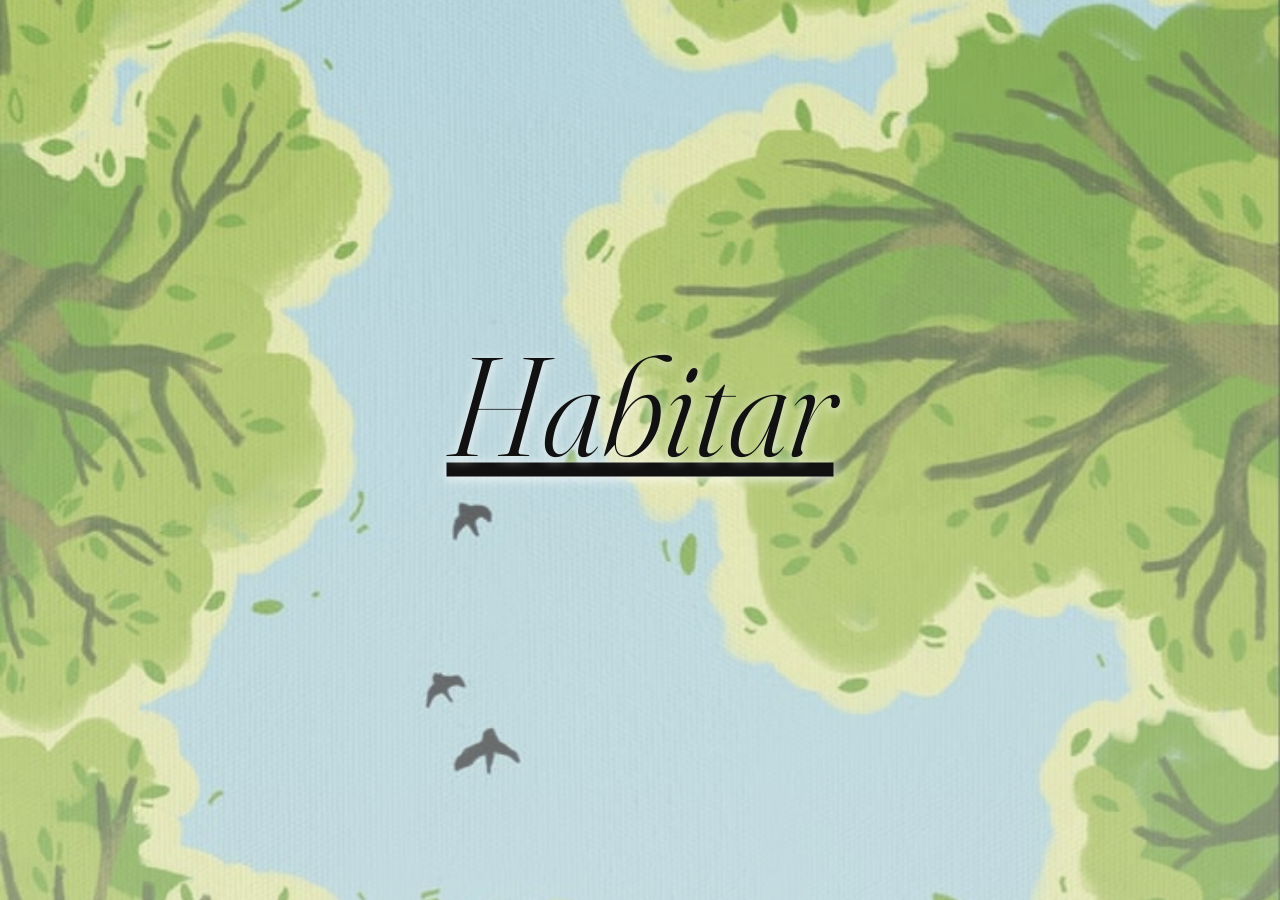
<file: index.html>
<!DOCTYPE html>
<html lang="es">
<head>
  <meta charset="UTF-8">
  <meta name="viewport" content="width=device-width, initial-scale=1.0">
  <title>Habitar</title>
  <link rel="stylesheet" href="portal.css?v=12.0">
</head>
<body class="fondo-portada">

  <!-- Título principal -->
  <h1 class="titulo-portada">
    <a href="escritoras.html">Habitar</a>
  </h1>

</body>
</html>
</file>
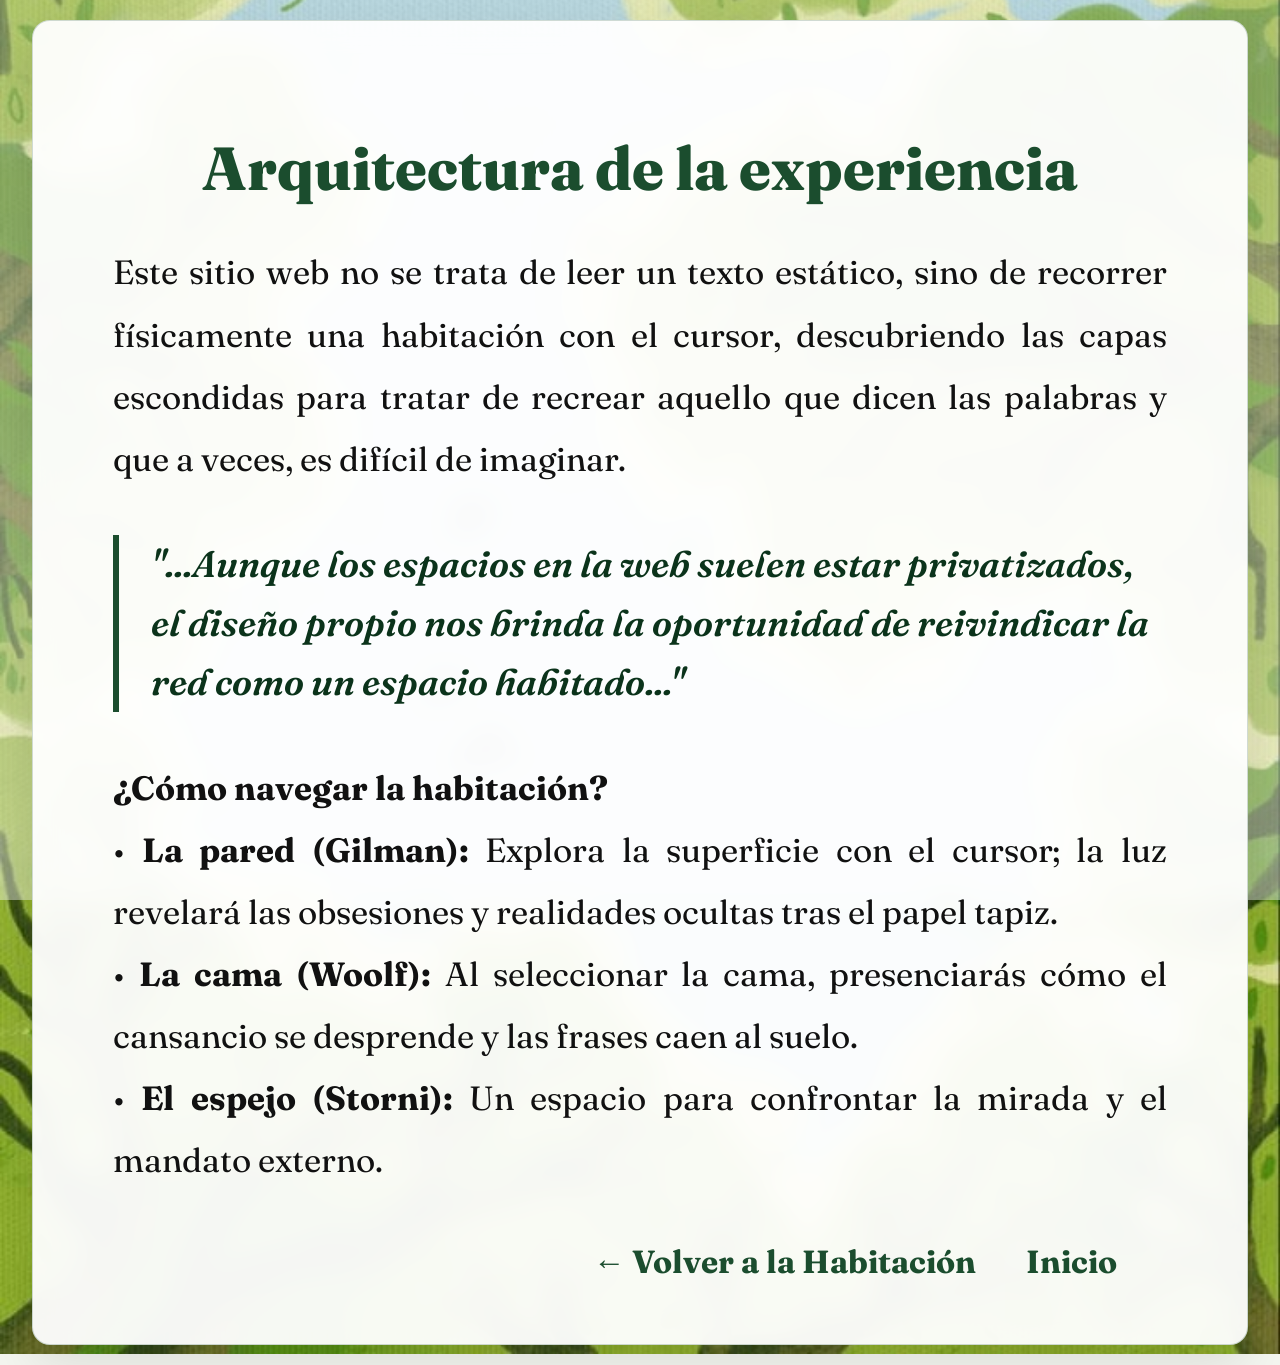
<file: bitacora.html>
<!DOCTYPE html>
<html lang="es">
<head>
  <meta charset="UTF-8">
  <meta name="viewport" content="width=device-width, initial-scale=1.0">
  <title>El porqué - Habitar</title>
  <link rel="stylesheet" href="portal.css?v=12.0">
</head>
<body class="fondo-bitacora">

  <div id="contenido">
    <div class="caja-reflexion">
      <h2>Arquitectura de la experiencia</h2>

      <p class="texto-reflexion">
        Este sitio web no se trata de leer un texto estático, sino de recorrer físicamente una habitación con el cursor, descubriendo las capas escondidas para tratar de recrear aquello que dicen las palabras y que a veces, es difícil de imaginar.
      </p>

      <blockquote class="cita-destacada">
        "...Aunque los espacios en la web suelen estar privatizados, el diseño propio nos brinda la oportunidad de reivindicar la red como un espacio habitado..."
      </blockquote>

      <p class="texto-reflexion">
        <strong>¿Cómo navegar la habitación?</strong><br>
        • <strong>La pared (Gilman):</strong> Explora la superficie con el cursor; la luz revelará las obsesiones y realidades ocultas tras el papel tapiz.<br>
        • <strong>La cama (Woolf):</strong> Al seleccionar la cama, presenciarás cómo el cansancio se desprende y las frases caen al suelo.<br>
        • <strong>El espejo (Storni):</strong> Un espacio para confrontar la mirada y el mandato externo.
      </p>

      <div class="navegacion-pie">
        <a href="habitacion.html">&larr; Volver a la Habitación</a>
        <a href="index.html">Inicio</a>
      </div>
    </div>
  </div>

</body>
</html>
</file>
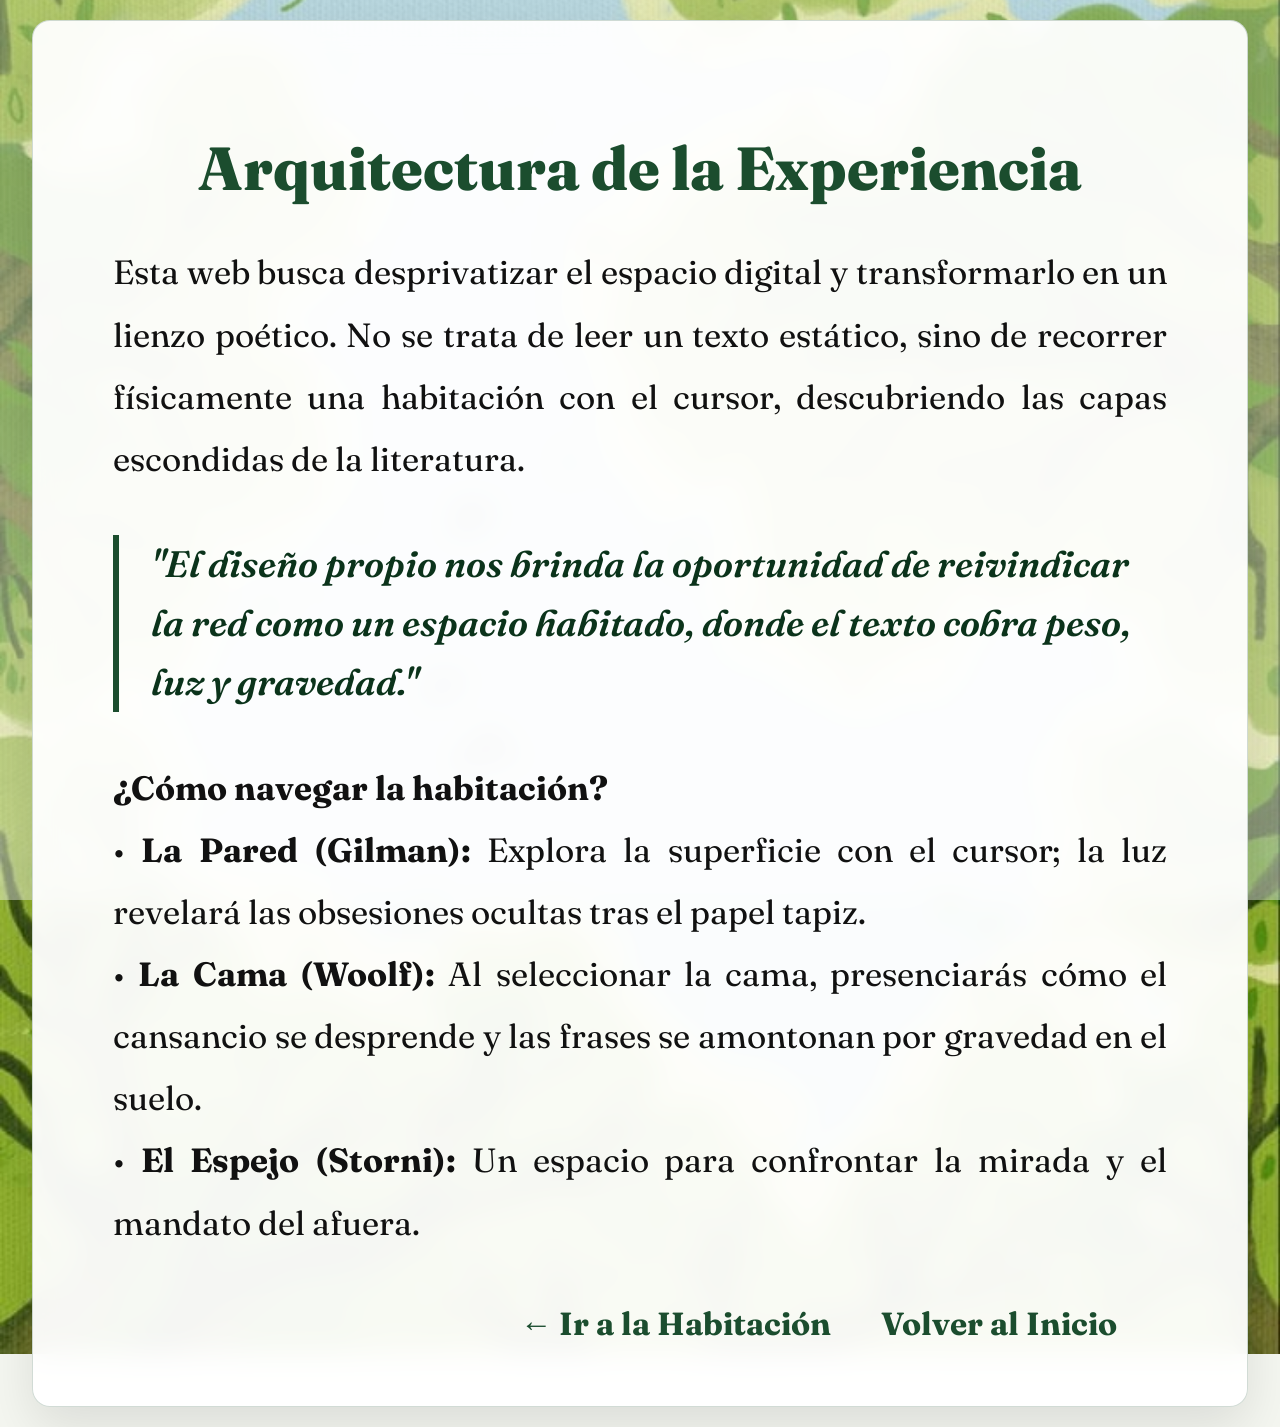
<file: bitácora.html>
<!DOCTYPE html>
<html lang="es">
<head>
  <meta charset="UTF-8">
  <meta name="viewport" content="width=device-width, initial-scale=1.0">
  <title>El Porqué - Habitar</title>
  <link rel="stylesheet" href="portal.css">
</head>
<body class="fondo-bitacora">

  <div id="contenido">
    <div class="caja-reflexion">
      <h2>Arquitectura de la Experiencia</h2>

      <p class="texto-reflexion">
        Esta web busca desprivatizar el espacio digital y transformarlo en un lienzo poético. No se trata de leer un texto estático, sino de recorrer físicamente una habitación con el cursor, descubriendo las capas escondidas de la literatura.
      </p>

      <blockquote class="cita-destacada">
        "El diseño propio nos brinda la oportunidad de reivindicar la red como un espacio habitado, donde el texto cobra peso, luz y gravedad."
      </blockquote>

      <p class="texto-reflexion">
        <strong>¿Cómo navegar la habitación?</strong><br>
        • <strong>La Pared (Gilman):</strong> Explora la superficie con el cursor; la luz revelará las obsesiones ocultas tras el papel tapiz.<br>
        • <strong>La Cama (Woolf):</strong> Al seleccionar la cama, presenciarás cómo el cansancio se desprende y las frases se amontonan por gravedad en el suelo.<br>
        • <strong>El Espejo (Storni):</strong> Un espacio para confrontar la mirada y el mandato del afuera.
      </p>

      <div class="navegacion-pie">
        <a href="habitacion.html">&larr; Ir a la Habitación</a>
        <a href="index.html">Volver al Inicio</a>
      </div>
    </div>
  </div>

</body>
</html>
</file>
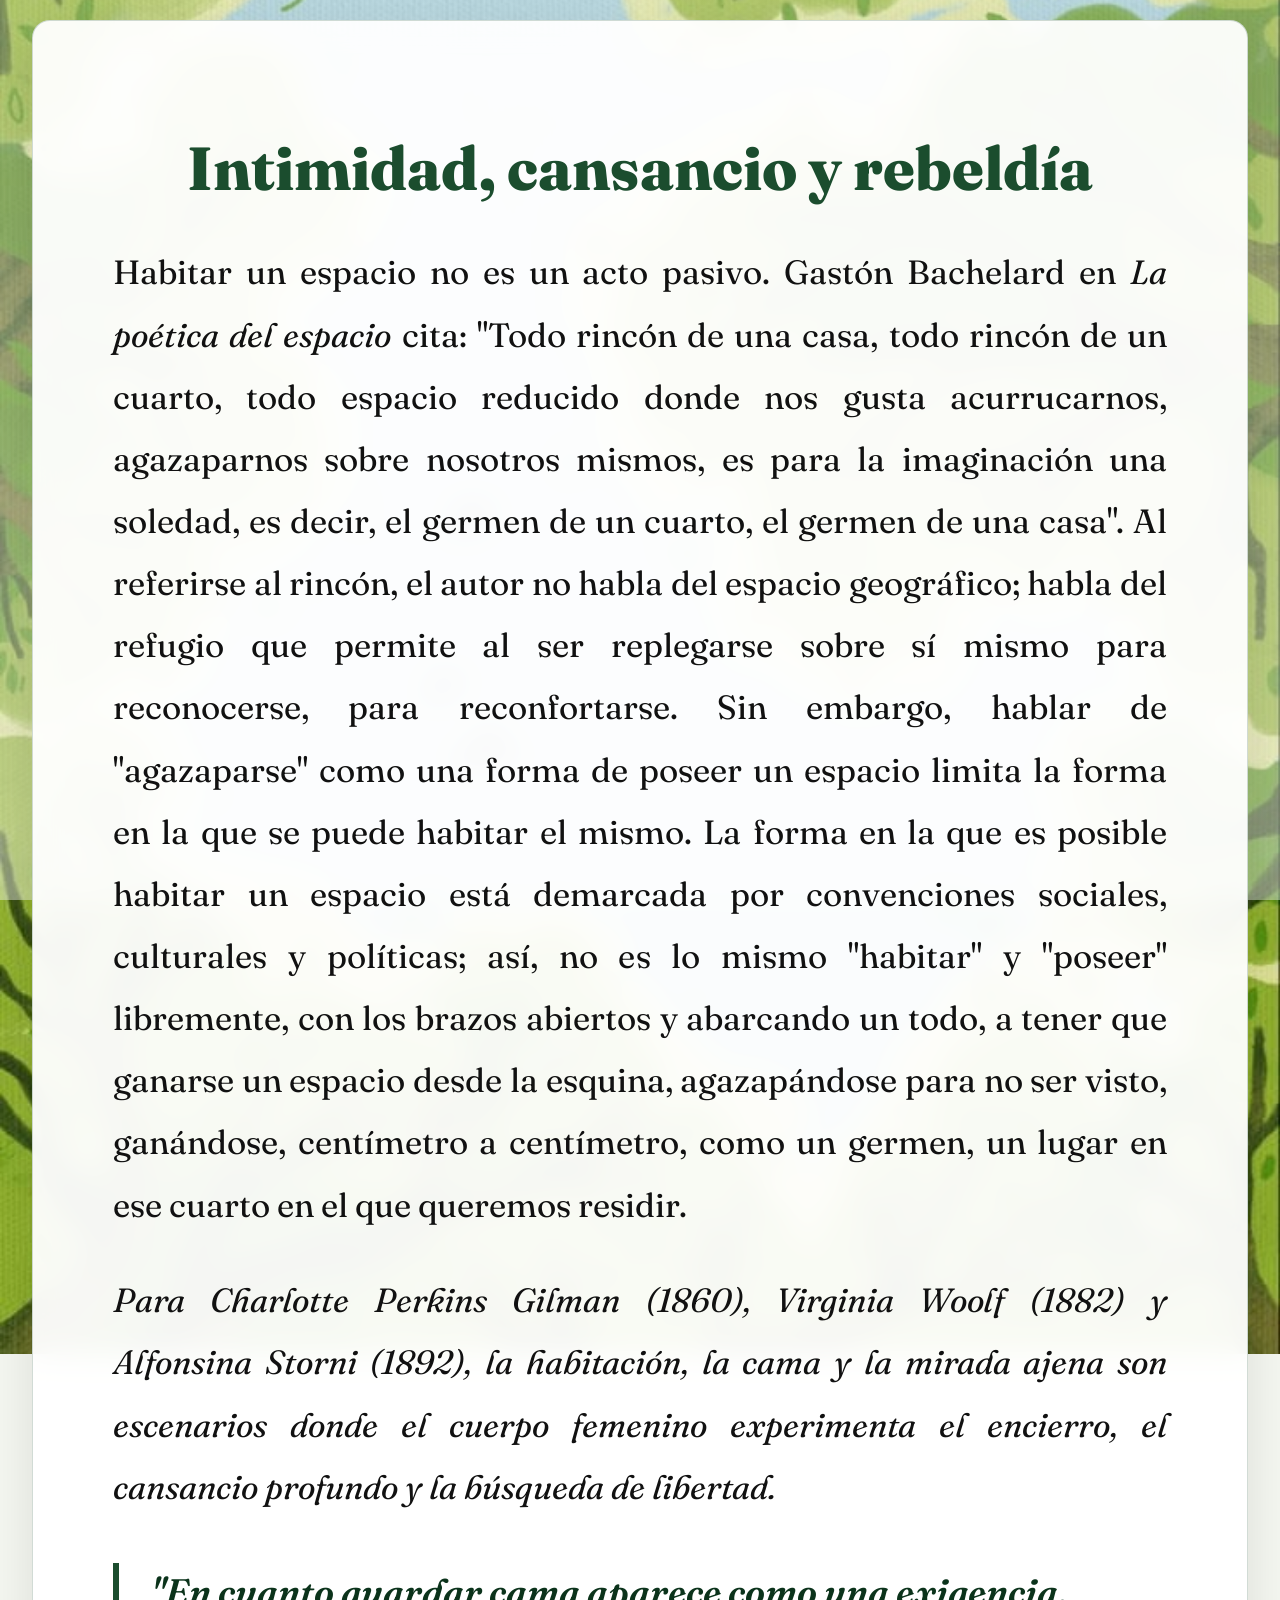
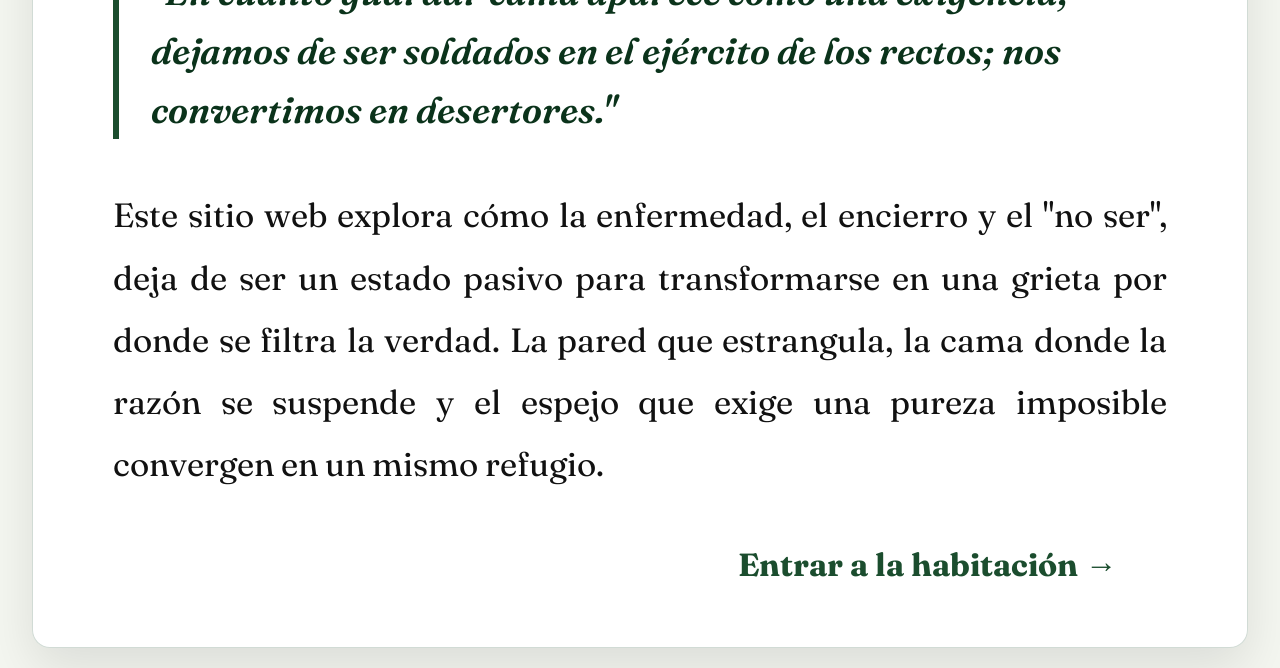
<file: escritoras.html>
<!DOCTYPE html>
<html lang="es">
<head>
  <meta charset="UTF-8">
  <meta name="viewport" content="width=device-width, initial-scale=1.0">
  <title>Voces e Intimidad - Habitar</title>
  <link rel="stylesheet" href="portal.css?v=12.0">
</head>
<body class="fondo-escritoras">

  <div id="contenido">
    <div class="caja-reflexion">
      <h2>Intimidad, cansancio y rebeldía</h2>

      <p class="texto-reflexion">
        Habitar un espacio no es un acto pasivo. Gastón Bachelard en <em>La poética del espacio</em> cita: "Todo rincón de una casa, todo rincón de un cuarto, todo espacio reducido donde nos gusta acurrucarnos, agazaparnos sobre nosotros mismos, es para la imaginación una soledad, es decir, el germen de un cuarto, el germen de una casa". Al referirse al rincón, el autor no habla del espacio geográfico; habla del refugio que permite al ser replegarse sobre sí mismo para reconocerse, para reconfortarse. Sin embargo, hablar de "agazaparse" como una forma de poseer un espacio limita la forma en la que se puede habitar el mismo. La forma en la que es posible habitar un espacio está demarcada por convenciones sociales, culturales y políticas; así, no es lo mismo "habitar" y "poseer" libremente, con los brazos abiertos y abarcando un todo, a tener que ganarse un espacio desde la esquina, agazapándose para no ser visto, ganándose, centímetro a centímetro, como un germen, un lugar en ese cuarto en el que queremos residir.
      </p>

      <p class="texto-reflexion texto-destacado-autoras">
        Para Charlotte Perkins Gilman (1860), Virginia Woolf (1882) y Alfonsina Storni (1892), la habitación, la cama y la mirada ajena son escenarios donde el cuerpo femenino experimenta el encierro, el cansancio profundo y la búsqueda de libertad.
      </p>

      <blockquote class="cita-destacada">
        "En cuanto guardar cama aparece como una exigencia, dejamos de ser soldados en el ejército de los rectos; nos convertimos en desertores."
      </blockquote>

      <p class="texto-reflexion">
        Este sitio web explora cómo la enfermedad, el encierro y el "no ser", deja de ser un estado pasivo para transformarse en una grieta por donde se filtra la verdad. La pared que estrangula, la cama donde la razón se suspende y el espejo que exige una pureza imposible convergen en un mismo refugio.
      </p>

      <div class="navegacion-pie" style="justify-content: flex-end;">
        <a href="habitacion.html">Entrar a la habitación &rarr;</a>
      </div>
    </div>
  </div>

</body>
</html>
</file>
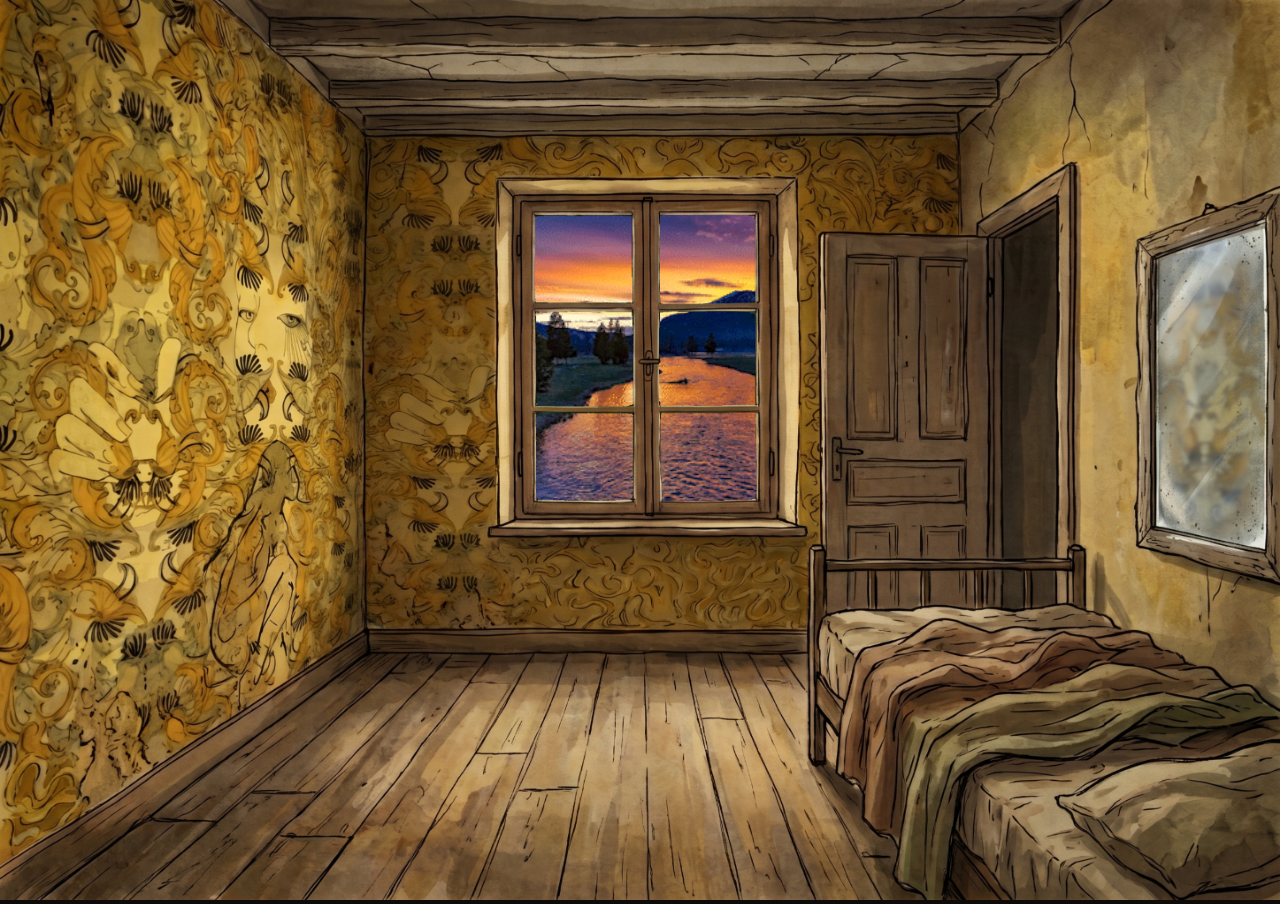
<file: habitacion.html>
<!DOCTYPE html>
<html lang="es">
<head>
  <meta charset="UTF-8">
  <meta name="viewport" content="width=device-width, initial-scale=1.0">
  <title>La Habitación - Habitar</title>

  <!-- Tipografías desde Google Fonts -->
  <link rel="preconnect" href="https://fonts.googleapis.com">
  <link rel="preconnect" href="https://fonts.gstatic.com" crossorigin>
  <link href="https://fonts.googleapis.com/css2?family=Fraunces:ital,opsz,wght@0,9..144,400..900;1,9..144,400..900&family=Libre+Baskerville:ital,wght@0,400;0,700;1,400&display=swap" rel="stylesheet">

  <link rel="stylesheet" href="style.css?v=100.0">
</head>
<body>

  <div class="escenario">

    <!-- Capa 1: gif -->
    <div class="capa-paisaje">
      <img src="paisaje.gif" alt="Paisaje tras la ventana" class="gif-paisaje">
    </div>

    <!-- Capa 2: La habitación -->
    <div class="capa-habitacion">
      <img src="habitacion.png" alt="Habitación" class="img-habitacion">
    </div>

    <!-- Capa 3: zonas interactivas -->
    <div class="capa-interactiva">
      <a href="#woolf" class="zona zona-cama" title="Sobre estar enferma - Virginia Woolf"></a>
      <a href="#perkins" class="zona zona-pared" title="El papel pintado de amarillo - Charlotte Perkins"></a>
      <a href="#storni" class="zona zona-espejo" title="Tú me quieres blanca - Alfonsina Storni"></a>
      <a href="#ventana" class="zona zona-ventana" title="El Afuera / La Libertad"></a>
      
      <!-- La Puerta: Salida poética a Bitácora -->
      <a href="bitacora.html" class="zona zona-puerta" title="Salir de la habitación / Bitácora"></a>
    </div>

  </div>


  <!-- VIRGINIA WOOLF (CAMA Y FRASES EN EL SUELO) -->
  <section id="woolf" class="capa-texto-cama">
    <a href="#" class="enlace-fondo-cerrar" title="Clic para volver a la habitación"></a>
    
    <div class="texto-cama-principal">
      <h2>Sobre estar enferma</h2>
      <p class="autor">Virginia Woolf</p>
      <p class="cita-cama">
        "En cuanto guardar cama aparece como una exigencia, dejamos de ser soldados en el ejército de los rectos; nos convertimos en desertores. Ellos marchan a la batalla. Nosotros flotamos con ramas en el arroyo..."
      </p>
    </div>

    <div class="lluvia-suelo" id="lluviaWoolf"></div>
  </section>


  <!-- CHARLOTTE PERKINS GILMAN (LINTERNA) -->
  <section id="perkins" class="capa-texto-pared">
    <a href="#" class="btn-cerrar-pared" title="Haz clic para salir">&larr; Clic para salir</a>
    
    <div class="halo-linterna" id="linterna"></div>

    <div class="lienzo-pared">
      <h2>El papel pintado de amarillo</h2>
      <p class="autor">Charlotte Perkins Gilman</p>

      <div class="cuerpo-pared">
        <p>
          John es médico, y tal vez esa sea una de las razones por las que no me pongo bien más rápido. Verá, 
          <span class="destacado">¡No cree que estoy enferma!</span>
        </p>

        <p>
          Personalmente no estoy de acuerdo con sus ideas. Personalmente creo que un trabajo agradable, con emoción y cambio, me haría bien. Pero, ¿qué puede hacer uno?
        </p>

        <p>
          ¡No me gusta nada nuestra habitación! Quería una que diera a la plaza y tuviera rosas en la ventana... pero 
          <span class="destacado">John no quiso ni oírlo.</span>
        </p>

        <p>
          No me importa nada, sólo el papel. Es lo suficientemente aburrido como para confundir al ojo al seguirlo, lo suficientemente pronunciado como para irritar constantemente. El color es repelente, casi repugnante; un amarillo humeante y sucio.
        </p>

        <p>
          Detrás de ese patrón exterior... las tenues formas se hacen más claras cada día. Y es como 
          <span class="destacado">una mujer que se agacha y se arrastra</span> detrás de ese patrón.
        </p>

        <p>
          <span class="destacado">La mujer de atrás lo agita.</span> 
          En los lugares muy sombríos se agarra a los barrotes y los sacude con fuerza. Y 
          <span class="destacado">todo el tiempo trata de trepar.</span> 
          Pero nadie podría trepar por ese patrón, que estrangula tanto.
        </p>

        <p>
          <span class="destacado">¡Al fin he salido!, ¡a pesar de ti y de Jane!</span> Y 
          <span class="destacado">he arrancado la mayor parte del papel, ¡así que no puedes devolverme!</span>
        </p>
      </div>
    </div>
  </section>


  <!-- ALFONSINA STORNI (ESPEJO) -->
  <section id="storni" class="capa-texto-espejo">
    <a href="#" class="enlace-fondo-cerrar" title="Clic para volver a la habitación"></a>

    <div class="lluvia-espejo" id="gotasEspejo"></div>

    <div class="cristal-espejo-dramatico">
      <div class="encabezado-espejo">
        <h2 class="titulo-espejo">Tú me quieres blanca</h2>
        <p class="autor-espejo">Alfonsina Storni</p>
      </div>

      <div class="escenario-frase-espejo" id="contenedorFraseStorni">
        <p class="frase-secuencia-storni" id="textoEspejoAnimado"></p>
      </div>
    </div>
  </section>


  <!-- LA VENTANA (EL AFUERA) -->
  <section id="ventana" class="capa-texto-ventana">
    <a href="#" class="enlace-fondo-cerrar" title="Clic para volver a la habitación"></a>

    <div class="escenario-afuera">
      <blockquote class="frase-afuera frase-gilman">
        "Quería una habitación que diera a la plaza y tuviera rosas en la ventana..."
        <span class="autor-afuera">— Charlotte Perkins Gilman</span>
      </blockquote>

      <blockquote class="frase-afuera frase-woolf">
        "Nos convertimos en desertores... flotamos con ramas en el arroyo, entre los gigantescos robles que crecen en la penumbra del alma."
        <span class="autor-afuera">— Virginia Woolf</span>
      </blockquote>

      <blockquote class="frase-afuera frase-storni">
        "Huye hacia los bosques, vete a la montaña... renueva tejidos con salitre y agua, habla con los pájaros y límpiate al alba."
        <span class="autor-afuera">— Alfonsina Storni</span>
      </blockquote>
    </div>
  </section>

  <script src="script.js?v=100.0"></script>
</body>
</html>
</file>
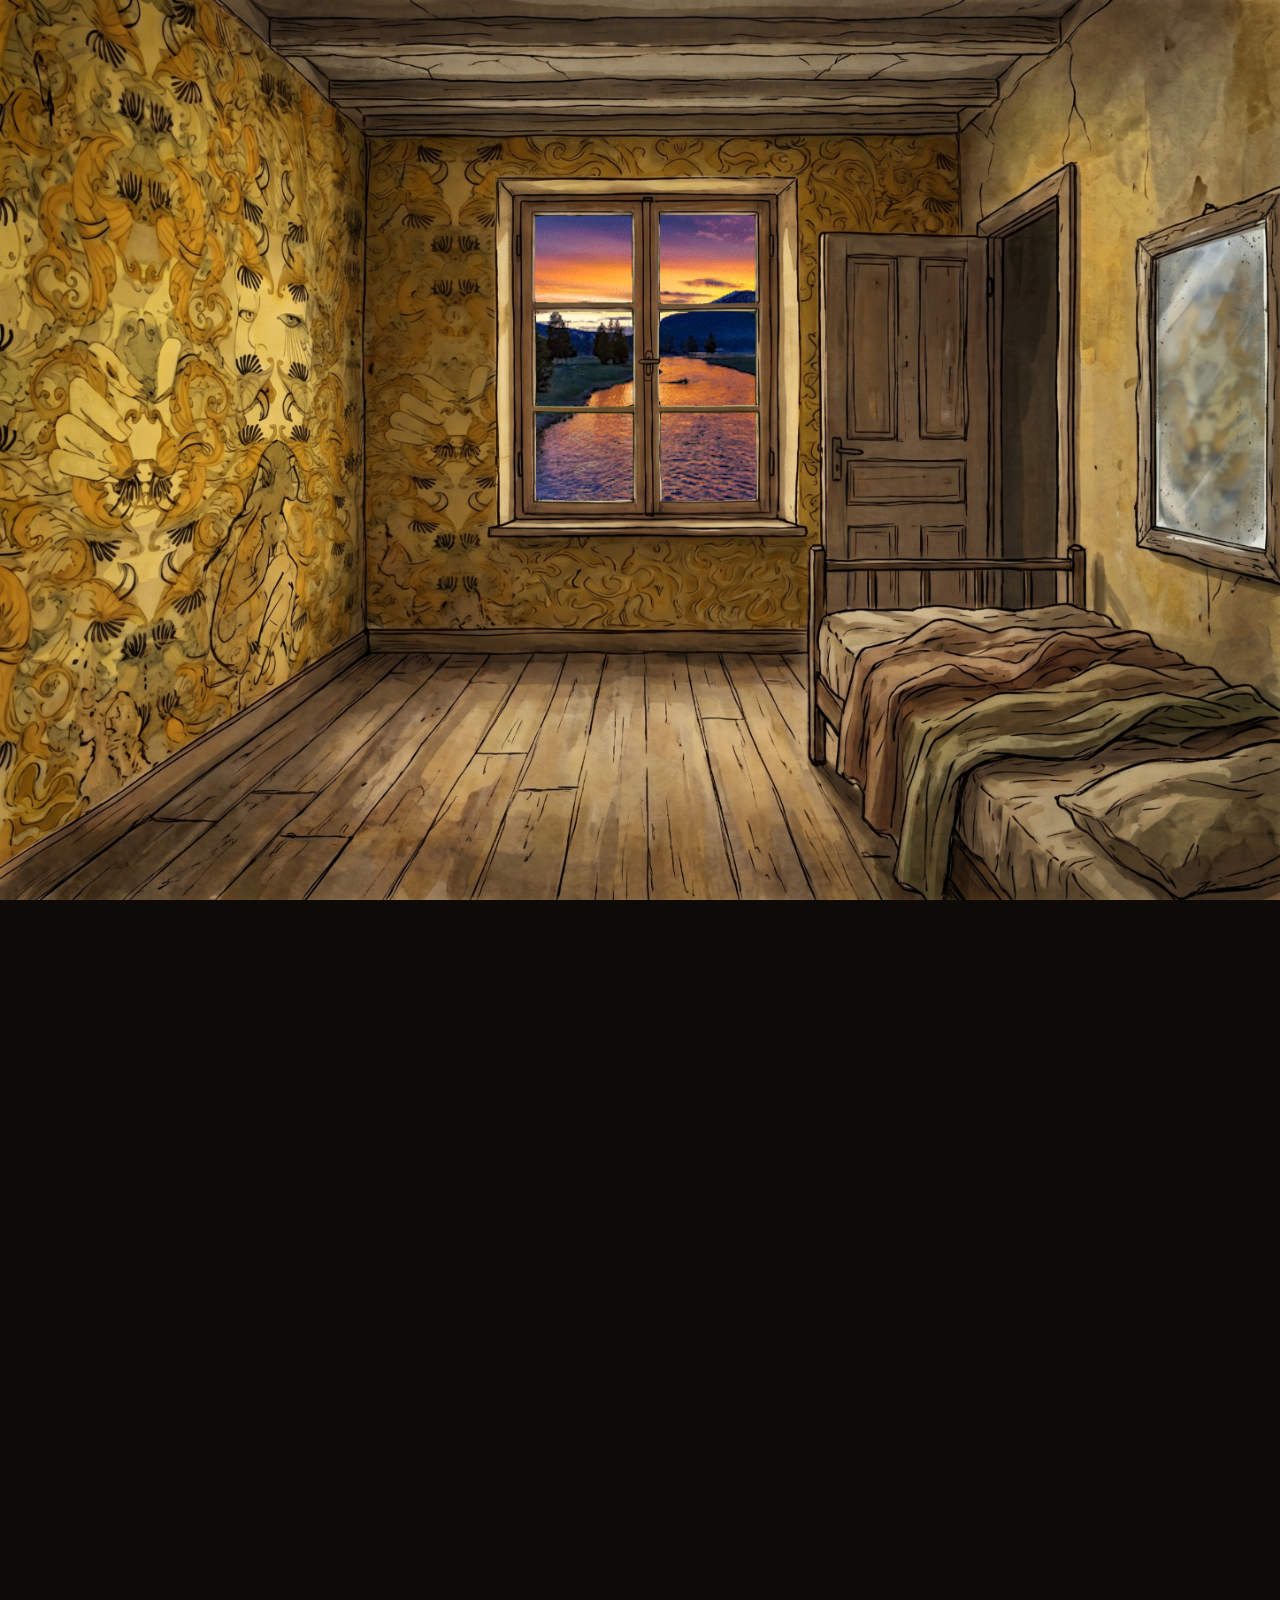
<file: habitación.html>
<!DOCTYPE html>
<html lang="es">
<head>
  <meta charset="UTF-8">
  <meta name="viewport" content="width=device-width, initial-scale=1.0">
  <title>Habitar</title>

  <!-- Tipografías seleccionadas desde Google Fonts -->
  <link rel="preconnect" href="https://fonts.googleapis.com">
  <link rel="preconnect" href="https://fonts.gstatic.com" crossorigin>
  <link href="https://fonts.googleapis.com/css2?family=Fraunces:ital,opsz,wght@0,9..144,400..900;1,9..144,400..900&family=Libre+Baskerville:ital,wght@0,400;0,700;1,400&display=swap" rel="stylesheet">

<link rel="stylesheet" href="style.css?v=2.0">
</head>
<body>

  <div class="escenario">

    <!-- El gif -->
    <div class="capa-paisaje">
      <img src="paisaje.gif" alt="Paisaje tras la ventana" class="gif-paisaje">
    </div>

    <!-- La habitación -->
    <div class="capa-habitacion">
      <img src="habitacion.png" alt="Habitación" class="img-habitacion">
    </div>

    <!-- Zonas interactivas -->
    <div class="capa-interactiva">
      <a href="#woolf" class="zona zona-cama" title="Sobre estar enferma - Virginia Woolf"></a>
      <a href="#perkins" class="zona zona-pared" title="El papel pintado de amarillo - Charlotte Perkins"></a>
      <a href="#storni" class="zona zona-espejo" title="Tú me quieres blanca - Alfonsina Storni"></a>
    </div>

  </div>


  <!-- Virginia Woolf, Sobre estar enferma (La Cama y el Suelo) -->
  <section id="woolf" class="capa-texto-cama">
    <a href="#" class="btn-cerrar-cama" title="Clic para volver">&larr; Volver a la habitación</a>
    
    <!-- Texto principal reposicionado sobre las cobijas -->
    <div class="texto-cama-principal">
      <h2>Sobre estar enferma</h2>
      <p class="autor">Virginia Woolf</p>
      <p class="cita-cama">
        "En cuanto guardar cama aparece como una exigencia, dejamos de ser soldados en el ejército de los rectos; 
        <span>nos convertimos en desertores</span>. Ellos marchan a la batalla. Nosotros flotamos con ramas en el arroyo..."
      </p>
    </div>

    <!-- Contenedor de la lluvia de frases al suelo -->
    <div class="lluvia-suelo" id="lluviaWoolf"></div>
  </section>


  <!-- Charlotte Perkins Gilman (La Pared - Linterna Círculo) -->
  <section id="perkins" class="capa-texto-pared">
    <a href="#" class="btn-cerrar-pared" title="Haz clic en cualquier parte para volver">&larr; Clic en cualquier parte para salir</a>
    
    <!-- Halo circular de la linterna -->
    <div class="halo-linterna" id="linterna"></div>

    <div class="lienzo-pared">
      <h2>El papel pintado de amarillo</h2>
      <p class="autor">Charlotte Perkins Gilman</p>

      <div class="cuerpo-pared">
        <p>
          John es médico, y tal vez esa sea una de las razones por las que no me pongo bien más rápido. Verá, 
          <span class="destacado">¡No cree que estoy enferma!</span>
        </p>

        <p>
          Personalmente no estoy de acuerdo con sus ideas. Personalmente creo que un trabajo agradable, con emoción y cambio, me haría bien. Pero, ¿qué puede hacer uno?
        </p>

        <p>
          ¡No me gusta nada nuestra habitación! Quería una que diera a la plaza y tuviera rosas en la ventana... pero 
          <span class="destacado">John no quiso ni oírlo.</span>
        </p>

        <p>
          No me importa nada, sólo el papel. Es lo suficientemente aburrido como para confundir al ojo al seguirlo, lo suficientemente pronunciado como para irritar constantemente. El color es repelente, casi repugnante; un amarillo humeante y sucio.
        </p>

        <p>
          Detrás de ese patrón exterior... las tenues formas se hacen más claras cada día. Y es como 
          <span class="destacado">una mujer que se agacha y se arrastra</span> detrás de ese patrón.
        </p>

        <p>
          <span class="destacado">La mujer de atrás lo agita.</span> 
          En los lugares muy sombríos se agarra a los barrotes y los sacude con fuerza. Y 
          <span class="destacado">todo el tiempo trata de trepar.</span> 
          Pero nadie podría trepar por ese patrón, que estrangula tanto.
        </p>

        <p>
          <span class="destacado">¡Al fin he salido!, ¡a pesar de ti y de Jane!</span> Y 
          <span class="destacado">he arrancado la mayor parte del papel, ¡así que no puedes devolverme!</span>
        </p>
      </div>
    </div>
  </section>


  <!-- Alfonsina Storni (El Espejo) -->
  <section id="storni" class="capa-texto">
    <a href="#" class="btn-cerrar">&times; Volver a la habitación</a>

    <div class="contenido-modal">
      <h2>Tú me quieres blanca</h2>
      <p class="autor">Alfonsina Storni</p>

      <div class="poema-completo">
        <p><span class="destacado">tú me quieres alba</span>,<br>
        me quieres de espumas,<br>
        <span class="destacado">tú me quieres nácar</span>.<br>
        Que sea azucena<br>
        Sobre todas, casta.<br>
        De perfume tenue.<br>
        <span class="destacado">Corola cerrada.</span></p>

        <p>Ni un rayo de luna<br>
        filtrado me haya.<br>
        <span class="destacado">Ni una margarita se diga mi hermana.</span><br>
        Tú me quieres nívea,<br>
        <span class="destacado">tú me quieres blanca</span>,<br>
        tú me quieres alba.</p>

        <p>Tú que hubiste todas<br>
        las copas a mano,<br>
        de frutos y mieles<br>
        los labios morados.<br>
        <span class="destacado">Tú que en los jardines negros del Engaño</span><br>
        <span class="destacado">vestido de rojo corriste al Estrago.</span></p>

        <p>Tú que el esqueleto<br>
        conservas intacto<br>
        no sé todavía<br>
        por cuáles milagros,<br>
        <span class="destacado">me pretendes casta</span><br>
        (Dios te lo perdone),<br>
        <span class="destacado">me pretendes casta</span><br>
        (Dios te lo perdone),<br>
        <span class="destacado">¡me pretendes alba!</span></p>

        <p><span class="destacado">Huye hacia los bosques</span>,<br>
        vete a la montaña;<br>
        <span class="destacado">límpiate la boca</span>;<br>
        <span class="destacado">vive en las cabañas</span>;<br>
        toca con las manos<br>
        la tierra mojada;<br>
        <span class="destacado">alimenta el cuerpo con raíz amarga</span>;<br>
        bebe de las rocas;<br>
        duerme sobre escarcha;<br>
        <span class="destacado">renueva tejidos con salitre y agua</span>:</p>

        <p><span class="destacado">habla con los pájaros</span><br>
        y <span class="destacado">límpiate al alba</span>.<br>
        Y cuando las carnes<br>
        te sean tornadas,<br>
        y cuando hayas puesto<br>
        en ellas el alma<br>
        que por las alcobas<br>
        se quedó enredada,<br>
        entonces, buen hombre,<br>
        preténdeme blanca,<br>
        preténdeme nívea,<br>
        preténdeme casta.</p>
      </div>
    </div>
  </section>

  <script src="script.js"></script>
</body>
</html>
</file>
<file: portal.css>
@import url('https://fonts.googleapis.com/css2?family=Fraunces:ital,opsz,wght@0,9..144,300..900;1,9..144,300..900&display=swap');

html, body {
  margin: 0;
  padding: 0;
  min-height: 100vh;
  font-family: 'Fraunces', serif;
  color: #1a1a1a;
  background-color: #f4f6f0; 
}

body {
  background-size: cover;
  background-position: center;
  background-attachment: fixed;
  background-repeat: no-repeat;
}

.fondo-portada, .fondo-escritoras, .fondo-bitacora {
  background-image: linear-gradient(rgba(245, 247, 240, 0.3), rgba(245, 247, 240, 0.45)), 
                    url('paisaje.jpeg');
}

h1.titulo-portada {
  font-family: 'Fraunces', serif;
  font-weight: 300;
  font-style: italic;
  margin: 0;
  position: absolute;
  font-size: 140px;
  top: 45%;
  left: 50%;
  transform: translate(-50%, -50%);
  text-align: center;
  width: 100%;
}

h1.titulo-portada a {
  color: #111111;
  border: none !important;
  text-shadow: 0 2px 12px rgba(255, 255, 255, 0.9);
}

/* CONTENEDOR ANCHO GIGANTE */
#contenido {
  width: 95vw !important;
  max-width: 1500px !important;
  margin: 0 auto;
  padding: 20px 10px;
  text-align: center;
}

.caja-reflexion {
  background: rgba(255, 255, 255, 0.95);
  backdrop-filter: blur(14px);
  -webkit-backdrop-filter: blur(14px);
  padding: 60px 80px;
  border-radius: 18px;
  border: 1px solid rgba(27, 77, 46, 0.2);
  box-shadow: 0 20px 50px rgba(0, 0, 0, 0.1);
}

.caja-reflexion h2 {
  font-size: 3.8rem;
  color: #1b4d2e;
  margin-bottom: 35px;
  font-weight: 800;
}

/* UNIFICACIÓN DE TAMAÑO DE TEXTO GIGANTE */
.texto-reflexion, 
.texto-destacado-autoras,
.caja-reflexion p {
  font-size: 2.1rem !important;
  line-height: 1.85 !important;
  margin-bottom: 32px;
  text-align: justify;
  color: #111111 !important;
}

.texto-destacado-autoras {
  font-style: italic;
  color: #1b4d2e !important;
}

.cita-destacada {
  font-style: italic;
  font-size: 2.3rem !important;
  font-weight: 600;
  color: #0b331b;
  border-left: 6px solid #1b4d2e;
  padding-left: 32px;
  margin: 45px 0;
  text-align: left;
  line-height: 1.6;
}

.navegacion-pie {
  margin-top: 50px;
  font-size: 2rem;
  display: flex;
  justify-content: flex-end;
}

.navegacion-pie a {
  color: #1b4d2e;
  font-weight: 700;
  text-decoration: none;
  border-bottom: 3px solid transparent;
  transition: all 0.3s ease;
  padding-right:50px
}

.navegacion-pie a:hover {
  border-bottom: 3px solid #1b4d2e;
}
</file>
<file: style.css>
* {
  margin: 0;
  padding: 0;
  box-sizing: border-box;
}

body, html {
  width: 100%;
  height: 100%;
  overflow: hidden;
  background-color: #0d0a07;
}

.escenario {
  position: relative;
  width: 100vw;
  height: 100vh;
}

/* Capa 1: gif */
.capa-paisaje {
  position: absolute;
  top: 0;
  left: 0;
  width: 100%;
  height: 100%;
  z-index: 1;
  transition: filter 0.8s ease, z-index 0.8s ease;
}

.gif-paisaje {
  position: absolute;
  top: 19%;
  left: 39%;
  width: 22%;
  height: 38%;
  object-fit: cover;
}

/* Capa 2: La habitación  */
.capa-habitacion {
  position: absolute;
  top: 0;
  left: 0;
  width: 100%;
  height: 100%;
  z-index: 2;
  transition: filter 0.6s ease, opacity 0.8s ease;
}

.img-habitacion {
  width: 100%;
  height: 100%;
  object-fit: fill;
}

/* Capa 3: zonas interactivas */
.capa-interactiva {
  position: absolute;
  top: 0;
  left: 0;
  width: 100%;
  height: 100%;
  z-index: 3;
}

.zona {
  position: absolute;
  cursor: pointer;
}

.zona-cama {
  bottom: 0%;
  right: 0%;
  width: 48%;
  height: 38%;
}

.zona-pared {
  top: 0%;
  left: 0%;
  width: 28%;
  height: 100%;
}

.zona-espejo {
  top: 15%;
  right: 2%;
  width: 15%;
  height: 40%;
}

.zona-ventana {
  top: 18%;
  left: 38%;
  width: 24%;
  height: 40%;
  cursor: pointer;
  z-index: 4;
}

.zona-puerta {
  top: 5%;
  left: 62%;
  width: 14%;
  height: 55%;
  cursor: pointer;
  z-index: 50 !important;
}

.enlace-fondo-cerrar {
  position: absolute;
  top: 0;
  left: 0;
  width: 100%;
  height: 100%;
  z-index: 31;
  cursor: pointer;
}


/* 1. CHARLOTTE PERKINS GILMAN (LINTERNA) */

body:has(#perkins:target) .capa-habitacion {
  filter: brightness(0.35) contrast(1.1);
}

.capa-texto-pared {
  display: none;
  position: fixed;
  top: 0;
  left: 0;
  width: 100vw;
  height: 100vh;
  z-index: 30;
  overflow: hidden;
  cursor: pointer;
  background-color: rgba(10, 8, 5, 0.85);
  --x: 50%;
  --y: 50%;
  mask-image: radial-gradient(circle 450px at var(--x) var(--y), black 35%, transparent 100%);
  -webkit-mask-image: radial-gradient(circle 450px at var(--x) var(--y), black 35%, transparent 100%);
}

.capa-texto-pared:target { display: block; }

.lienzo-pared {
  position: absolute;
  top: 4vh;
  left: 3vw;
  width: 35vw;
  height: 92vh;
  overflow-y: auto;
  padding-right: 25px;
  font-family: 'Fraunces', serif !important;
  line-height: 1.8;
  z-index: 36;
}

.lienzo-pared::-webkit-scrollbar { width: 0px; }

.lienzo-pared h2 {
  font-family: 'Fraunces', serif !important;
  font-weight: 900;
  color: #f1c40f;
  font-size: 3rem;
  margin-bottom: 2px;
}

.lienzo-pared .autor {
  font-family: 'Fraunces', serif !important;
  font-style: italic;
  color: #a89f91;
  font-size: 1.4rem;
  margin-bottom: 35px;
}

.cuerpo-pared p {
  margin-bottom: 26px;
  font-family: 'Fraunces', serif !important;
  font-size: 34px;
  font-weight: 500;
  color: #fff8dc;
  line-height: 1.7;
}

.cuerpo-pared span.destacado {
  font-family: 'Fraunces', serif !important;
  font-size: 40px;
  font-weight: 900;
  color: #f39c12;
}

.halo-linterna {
  position: fixed;
  top: 0;
  left: 0;
  width: 900px;
  height: 900px;
  border-radius: 50%;
  pointer-events: none;
  z-index: 35;
  transform: translate(-50%, -50%);
  background: radial-gradient(circle, rgba(255, 243, 204, 0.22) 0%, rgba(229, 193, 88, 0.1) 45%, transparent 80%);
  box-shadow: 0 0 60px rgba(255, 230, 150, 0.25);
  display: none;
}

body:has(#perkins:target) .halo-linterna { display: block; }

.btn-cerrar-pared {
  position: fixed;
  top: 25px;
  right: 30px;
  color: #e5c158;
  text-decoration: none;
  font-size: 1.2rem;
  font-family: 'Fraunces', serif !important;
  background: rgba(18, 14, 10, 0.85);
  padding: 10px 18px;
  border-radius: 4px;
  z-index: 40;
  border: 1px solid rgba(229, 193, 88, 0.3);
}


/*  VIRGINIA WOOLF (CAMA Y FRASES EN EL SUELO) */

body:has(#woolf:target) .capa-habitacion {
  filter: brightness(0.3) contrast(1.15);
}

.capa-texto-cama {
  display: none;
  position: fixed;
  top: 0;
  left: 0;
  width: 100vw;
  height: 100vh;
  z-index: 30;
  overflow: hidden;
  background: rgba(10, 7, 4, 0.65);
}

.capa-texto-cama:target { display: block; }

.texto-cama-principal {
  position: absolute;
  bottom: 18vh;
  right: 2vw;
  width: 32vw;
  padding: 22px 28px;
  background: rgba(12, 9, 6, 0.82);
  backdrop-filter: blur(8px);
  -webkit-backdrop-filter: blur(8px);
  border: none !important;
  border-radius: 14px;
  box-shadow: 0 15px 35px rgba(0, 0, 0, 0.7);
  font-family: 'Libre Baskerville', serif;
  color: #fceabb;
  pointer-events: none;
  z-index: 40;
  transform: rotate(-8deg);
  transform-origin: center center;
}

.texto-cama-principal h2 {
  font-family: 'Fraunces', serif;
  font-size: 2.8rem;
  font-weight: 900;
  color: #f1c40f;
  margin-bottom: 4px;
}

.texto-cama-principal .autor {
  font-family: 'Libre Baskerville', serif;
  font-style: italic;
  color: #cbb47e;
  font-size: 1.35rem;
  margin-bottom: 14px;
}

.texto-cama-principal .cita-cama {
  font-size: 1.55rem;
  line-height: 1.6;
  color: #ffffff;
}

.lluvia-suelo {
  position: absolute;
  top: 0;
  left: 0;
  width: 100vw;
  height: 100vh;
  pointer-events: none;
  z-index: 32;
}

.frase-caida {
  position: absolute;
  font-family: 'Fraunces', serif !important;
  font-size: 32px;
  font-weight: 800;
  color: #d4ac0d;
  opacity: 0;
  pointer-events: auto;
  white-space: nowrap;
  text-shadow: 2px 2px 10px #000000, 0 0 18px rgba(0,0,0,0.9);
  animation: caerAlSuelo 2.8s cubic-bezier(0.22, 1, 0.36, 1) forwards;
  transition: color 0.25s ease, transform 0.25s ease;
}

.frase-caida.pesada { font-size: 38px; color: #f39c12; }
.frase-caida.gigante { font-size: 44px; color: #f1c40f; }

.frase-caida:hover {
  color: #ffffff !important;
  transform: scale(1.1) !important;
  text-shadow: 0 0 25px #f1c40f, 2px 2px 12px #000000;
  z-index: 45;
}

@keyframes caerAlSuelo {
  0% { top: 15vh; opacity: 0; }
  40% { opacity: 0.95; }
  100% { top: var(--destino-y); opacity: 0.88; }
}

/* 3. ALFONSINA STORNI */

body:has(#storni:target) .capa-habitacion {
  filter: brightness(0.4) contrast(1.2);
}

.capa-texto-espejo {
  display: none;
  position: fixed;
  top: 0;
  left: 0;
  width: 100vw;
  height: 100vh;
  z-index: 30;
  overflow: hidden;
  background: rgba(5, 4, 3, 0.45);
}

.capa-texto-espejo:target { display: block; }

/* CONTENEDOR TRANSPARENTE */
.cristal-espejo-dramatico {
  position: absolute;
  top: 25.5vh;        
  right: 1.2vw;       
  width: 11vw;        
  height: 35vh;       
  padding: 5px;
  background: transparent !important;
  backdrop-filter: none !important;
  -webkit-backdrop-filter: none !important;
  border: none !important;
  box-shadow: none !important;
  font-family: 'Fraunces', serif;
  color: #ffffff;
  z-index: 35;
  pointer-events: none;
  overflow: hidden;
  
  transform: rotate(-3.5deg);
  transform-origin: top right;
  
  display: flex;
  flex-direction: column;
  align-items: center;
  justify-content: space-between;
}

.encabezado-espejo {
  width: 100%;
  text-align: center;
}

.titulo-espejo {
  font-size: 1.2rem;       
  color: #f1c40f;
  margin-bottom: 2px;
  font-weight: 500;
  font-style: italic;
  text-shadow: 0 2px 8px rgba(0, 0, 0, 0.98);
}

.autor-espejo {
  font-style: italic;
  color: #e0e0e0;
  font-size: 0.95rem;      
  font-weight: 300;
}

.escenario-frase-espejo {
  width: 100%;
  flex-grow: 1;
  display: flex;
  align-items: center;
  justify-content: center;
  text-align: center;
  padding: 0;
}

/* TIPOGRAFÍA */
.frase-secuencia-storni {
  font-size: 2.5rem !important;  
  line-height: 1.25;
  font-weight: 300 !important;   
  font-style: italic !important;
  color: #ffffff !important;
  text-shadow: 0 3px 12px rgba(0, 0, 0, 0.98), 0 0 6px rgba(255, 255, 255, 0.6);
  opacity: 0;
  filter: none !important;
  white-space: normal;
}

.frase-secuencia-storni.animar-entrada {
  animation: secuenciaLimpia 3.4s cubic-bezier(0.25, 1, 0.5, 1) forwards;
}

.frase-secuencia-storni.resistencia-final {
  color: #f1c40f !important;
  font-size: 2.4rem !important;
  font-weight: 400 !important;
  font-style: italic;
  text-shadow: 0 0 18px #f1c40f, 0 3px 14px rgba(0,0,0,0.98);
  animation: resistenciaFija 3s ease forwards;
}

@keyframes secuenciaLimpia {
  0% {
    opacity: 0;
    transform: translateY(-6px);
  }
  20% {
    opacity: 1;
    transform: translateY(0);
  }
  80% {
    opacity: 1;
    transform: translateY(2px);
    color: #ffffff;
  }
  100% {
    opacity: 0;
    transform: translateY(12px);
    color: #aed6f1;
  }
}

@keyframes resistenciaFija {
  0% { opacity: 0; transform: scale(0.95); }
  100% { opacity: 1; transform: scale(1); }
}

/* GOTAS DENTRO DEL ESPEJO */
.lluvia-espejo {
  position: absolute;
  top: 25.5vh;
  right: 1.2vw;
  width: 11vw;
  height: 35vh;
  pointer-events: none;
  z-index: 38;
  overflow: hidden;
  transform: rotate(-3.5deg);
  transform-origin: top right;
}

.gota-pesada {
  position: absolute;
  width: 2px;
  height: 32px;
  background: linear-gradient(to bottom, rgba(255,255,255,0), rgba(255,255,255,0.7), rgba(255,255,255,0.95));
  border-radius: 2px;
  filter: drop-shadow(0 0 3px rgba(255,255,255,0.8));
  animation: caerGotaDramatica 1.2s cubic-bezier(0.4, 0, 0.6, 1) infinite;
}

@keyframes caerGotaDramatica {
  0% { transform: translateY(-35px); opacity: 0; }
  30% { opacity: 0.95; }
  100% { transform: translateY(35vh); opacity: 0; }
}


/* / VENTANA */

/* Al activar ventana, expande el paisaje */
body:has(#ventana:target) .capa-habitacion {
  opacity: 0;
  transition: opacity 0.8s ease;
}

body:has(#ventana:target) .capa-paisaje {
  z-index: 25;
  filter: brightness(1.1) contrast(1.05);
}

body:has(#ventana:target) .gif-paisaje {
  top: 0 !important;
  left: 0 !important;
  width: 100vw !important;
  height: 100vh !important;
  object-fit: cover !important;
  transition: all 0.9s cubic-bezier(0.25, 1, 0.5, 1);
}

.capa-texto-ventana {
  display: none;
  position: fixed;
  top: 0;
  left: 0;
  width: 100vw;
  height: 100vh;
  z-index: 30;
  overflow: hidden;
  background: rgba(0, 0, 0, 0.25); 
}

.capa-texto-ventana:target {
  display: block;
}

.escenario-afuera {
  position: absolute;
  top: 0;
  left: 0;
  width: 100vw;
  height: 100vh;
  pointer-events: none;
  z-index: 35;
}

/* FRASES FLOTANDO */
.frase-afuera {
  position: absolute;
  max-width: 32vw;
  font-family: 'Fraunces', serif;
  font-size: 3.4rem;
  line-height: 1.5;
  font-weight: 300;
  font-style: italic;
  color: #ffffff;
  text-shadow: 0 3px 14px rgba(0, 0, 0, 0.95), 0 0 10px rgba(0, 0, 0, 0.8);
  border: none !important;
  background: transparent !important;
  opacity: 0;
  animation: flotarAfuera 1.4s ease forwards;
}

.frase-gilman {
  top: 15vh;
  left: 8vw;
  animation-delay: 0.3s;
}

.frase-woolf {
  top: 45vh;
  right: 8vw;
  text-align: right;
  animation-delay: 0.7s;
}

.frase-storni {
  bottom: 12vh;
  left: 18vw;
  animation-delay: 1.1s;
}

.autor-afuera {
  display: block;
  font-size: 1.2rem;
  color: #f1c40f;
  font-weight: 500;
  margin-top: 6px;
  text-shadow: 0 2px 8px rgba(0, 0, 0, 0.95);
}

@keyframes flotarAfuera {
  0% {
    opacity: 0;
    transform: translateY(15px);
  }
  100% {
    opacity: 0.95;
    transform: translateY(0);
  }
}
</file>
